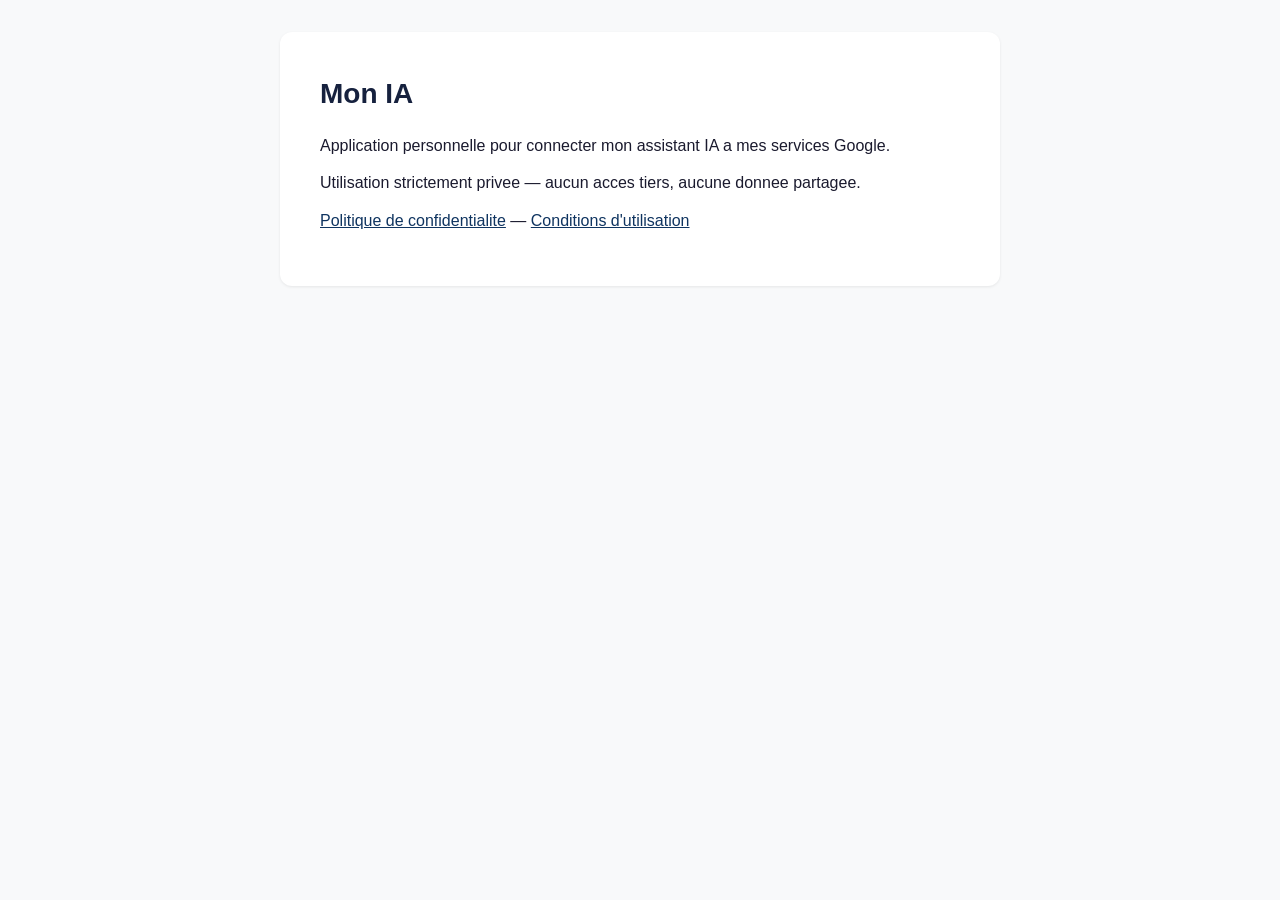
<file: index.html>
<!DOCTYPE html>
<html lang="fr">
<head>
    <meta charset="UTF-8">
    <meta name="viewport" content="width=device-width, initial-scale=1.0">
    <!-- GOOGLE_SITE_VERIFICATION -->
    <title>Mon IA - Connexion Google</title>
    <link rel="stylesheet" href="style.css">
</head>
<body>
    <main>
        <h1>Mon IA</h1>
        <p>Application personnelle pour connecter mon assistant IA a mes services Google.</p>
        <p>Utilisation strictement privee — aucun acces tiers, aucune donnee partagee.</p>
        <p><a href="confidentialite.html">Politique de confidentialite</a> — <a href="conditions.html">Conditions d'utilisation</a></p>
    </main>
</body>
</html>
</file>
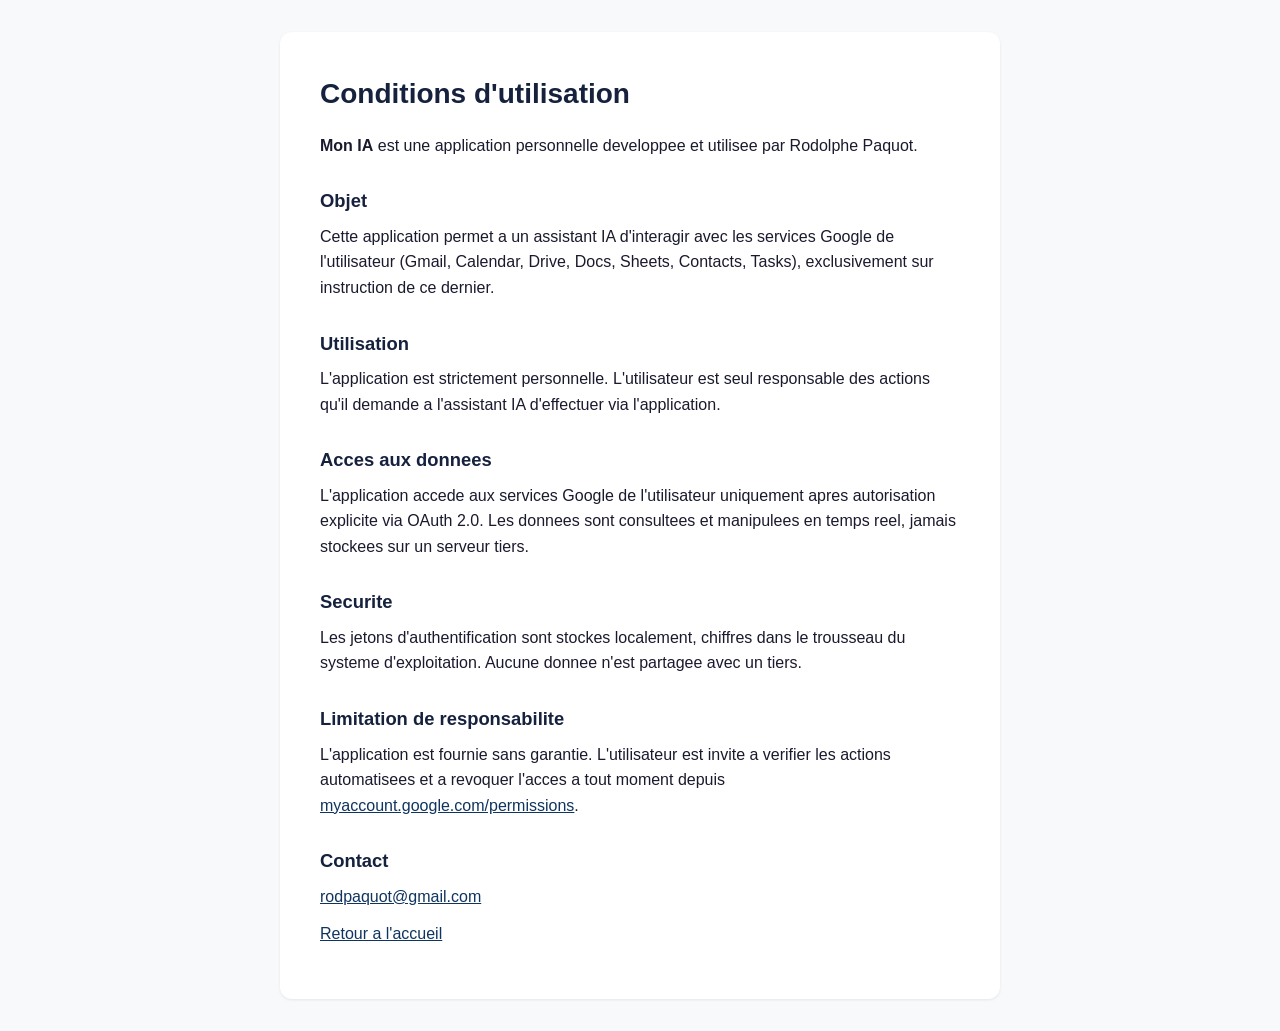
<file: conditions.html>
<!DOCTYPE html>
<html lang="fr">
<head>
    <meta charset="UTF-8">
    <meta name="viewport" content="width=device-width, initial-scale=1.0">
    <title>Conditions d'utilisation - Mon IA</title>
    <link rel="stylesheet" href="style.css">
</head>
<body>
    <main>
        <h1>Conditions d'utilisation</h1>

        <p><strong>Mon IA</strong> est une application personnelle developpee et utilisee par Rodolphe Paquot.</p>

        <h2>Objet</h2>
        <p>Cette application permet a un assistant IA d'interagir avec les services Google de l'utilisateur (Gmail, Calendar, Drive, Docs, Sheets, Contacts, Tasks), exclusivement sur instruction de ce dernier.</p>

        <h2>Utilisation</h2>
        <p>L'application est strictement personnelle. L'utilisateur est seul responsable des actions qu'il demande a l'assistant IA d'effectuer via l'application.</p>

        <h2>Acces aux donnees</h2>
        <p>L'application accede aux services Google de l'utilisateur uniquement apres autorisation explicite via OAuth 2.0. Les donnees sont consultees et manipulees en temps reel, jamais stockees sur un serveur tiers.</p>

        <h2>Securite</h2>
        <p>Les jetons d'authentification sont stockes localement, chiffres dans le trousseau du systeme d'exploitation. Aucune donnee n'est partagee avec un tiers.</p>

        <h2>Limitation de responsabilite</h2>
        <p>L'application est fournie sans garantie. L'utilisateur est invite a verifier les actions automatisees et a revoquer l'acces a tout moment depuis <a href="https://myaccount.google.com/permissions">myaccount.google.com/permissions</a>.</p>

        <h2>Contact</h2>
        <p><a href="mailto:rodpaquot@gmail.com">rodpaquot@gmail.com</a></p>

        <p><a href="index.html">Retour a l'accueil</a></p>
    </main>
</body>
</html>
</file>
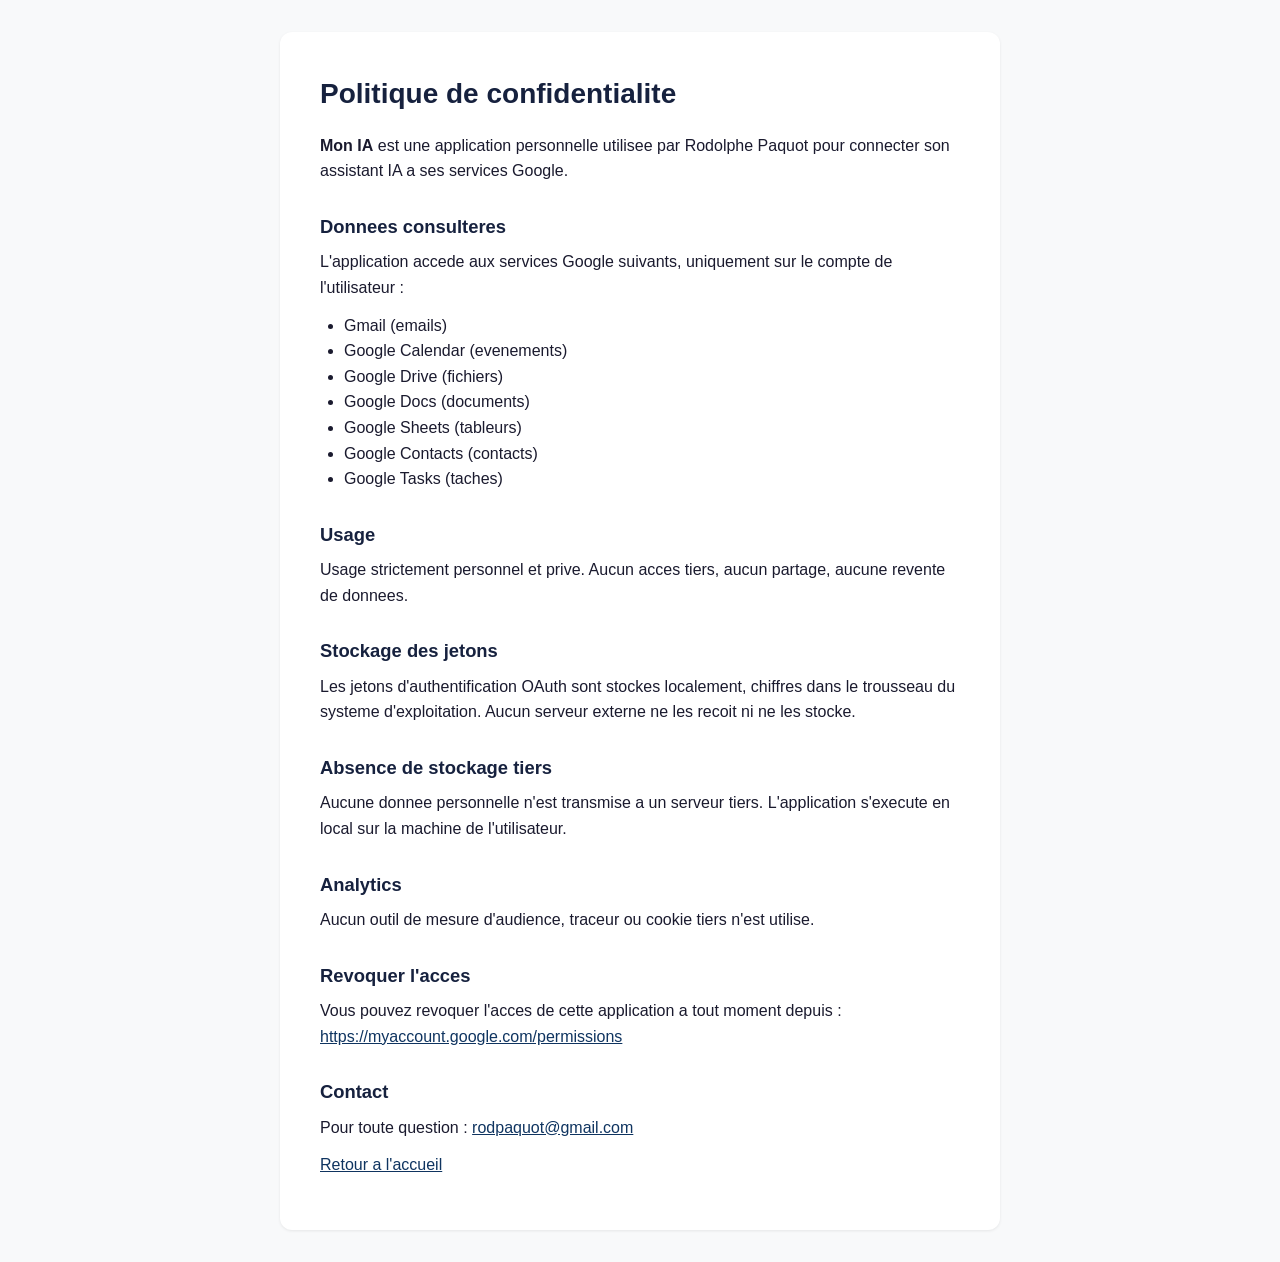
<file: confidentialite.html>
<!DOCTYPE html>
<html lang="fr">
<head>
    <meta charset="UTF-8">
    <meta name="viewport" content="width=device-width, initial-scale=1.0">
    <title>Politique de confidentialite - Mon IA</title>
    <link rel="stylesheet" href="style.css">
</head>
<body>
    <main>
        <h1>Politique de confidentialite</h1>
        <p><strong>Mon IA</strong> est une application personnelle utilisee par Rodolphe Paquot pour connecter son assistant IA a ses services Google.</p>

        <h2>Donnees consulteres</h2>
        <p>L'application accede aux services Google suivants, uniquement sur le compte de l'utilisateur :</p>
        <ul>
            <li>Gmail (emails)</li>
            <li>Google Calendar (evenements)</li>
            <li>Google Drive (fichiers)</li>
            <li>Google Docs (documents)</li>
            <li>Google Sheets (tableurs)</li>
            <li>Google Contacts (contacts)</li>
            <li>Google Tasks (taches)</li>
        </ul>

        <h2>Usage</h2>
        <p>Usage strictement personnel et prive. Aucun acces tiers, aucun partage, aucune revente de donnees.</p>

        <h2>Stockage des jetons</h2>
        <p>Les jetons d'authentification OAuth sont stockes localement, chiffres dans le trousseau du systeme d'exploitation. Aucun serveur externe ne les recoit ni ne les stocke.</p>

        <h2>Absence de stockage tiers</h2>
        <p>Aucune donnee personnelle n'est transmise a un serveur tiers. L'application s'execute en local sur la machine de l'utilisateur.</p>

        <h2>Analytics</h2>
        <p>Aucun outil de mesure d'audience, traceur ou cookie tiers n'est utilise.</p>

        <h2>Revoquer l'acces</h2>
        <p>Vous pouvez revoquer l'acces de cette application a tout moment depuis : <a href="https://myaccount.google.com/permissions">https://myaccount.google.com/permissions</a></p>

        <h2>Contact</h2>
        <p>Pour toute question : <a href="mailto:rodpaquot@gmail.com">rodpaquot@gmail.com</a></p>

        <p><a href="index.html">Retour a l'accueil</a></p>
    </main>
</body>
</html>
</file>
<file: style.css>
* {
    margin: 0;
    padding: 0;
    box-sizing: border-box;
}

body {
    font-family: -apple-system, BlinkMacSystemFont, "Segoe UI", Roboto, Helvetica, Arial, sans-serif;
    line-height: 1.6;
    color: #1a1a2e;
    background: #f8f9fa;
    padding: 2rem;
}

main {
    max-width: 720px;
    margin: 0 auto;
    background: #fff;
    padding: 2.5rem;
    border-radius: 12px;
    box-shadow: 0 1px 3px rgba(0,0,0,0.08);
}

h1 {
    font-size: 1.75rem;
    margin-bottom: 1rem;
    color: #16213e;
}

h2 {
    font-size: 1.15rem;
    margin-top: 1.75rem;
    margin-bottom: 0.5rem;
    color: #16213e;
}

p {
    margin-bottom: 0.75rem;
}

ul {
    margin-bottom: 0.75rem;
    padding-left: 1.5rem;
}

a {
    color: #0f3460;
    text-decoration: underline;
}

a:hover {
    color: #533483;
}
</file>
